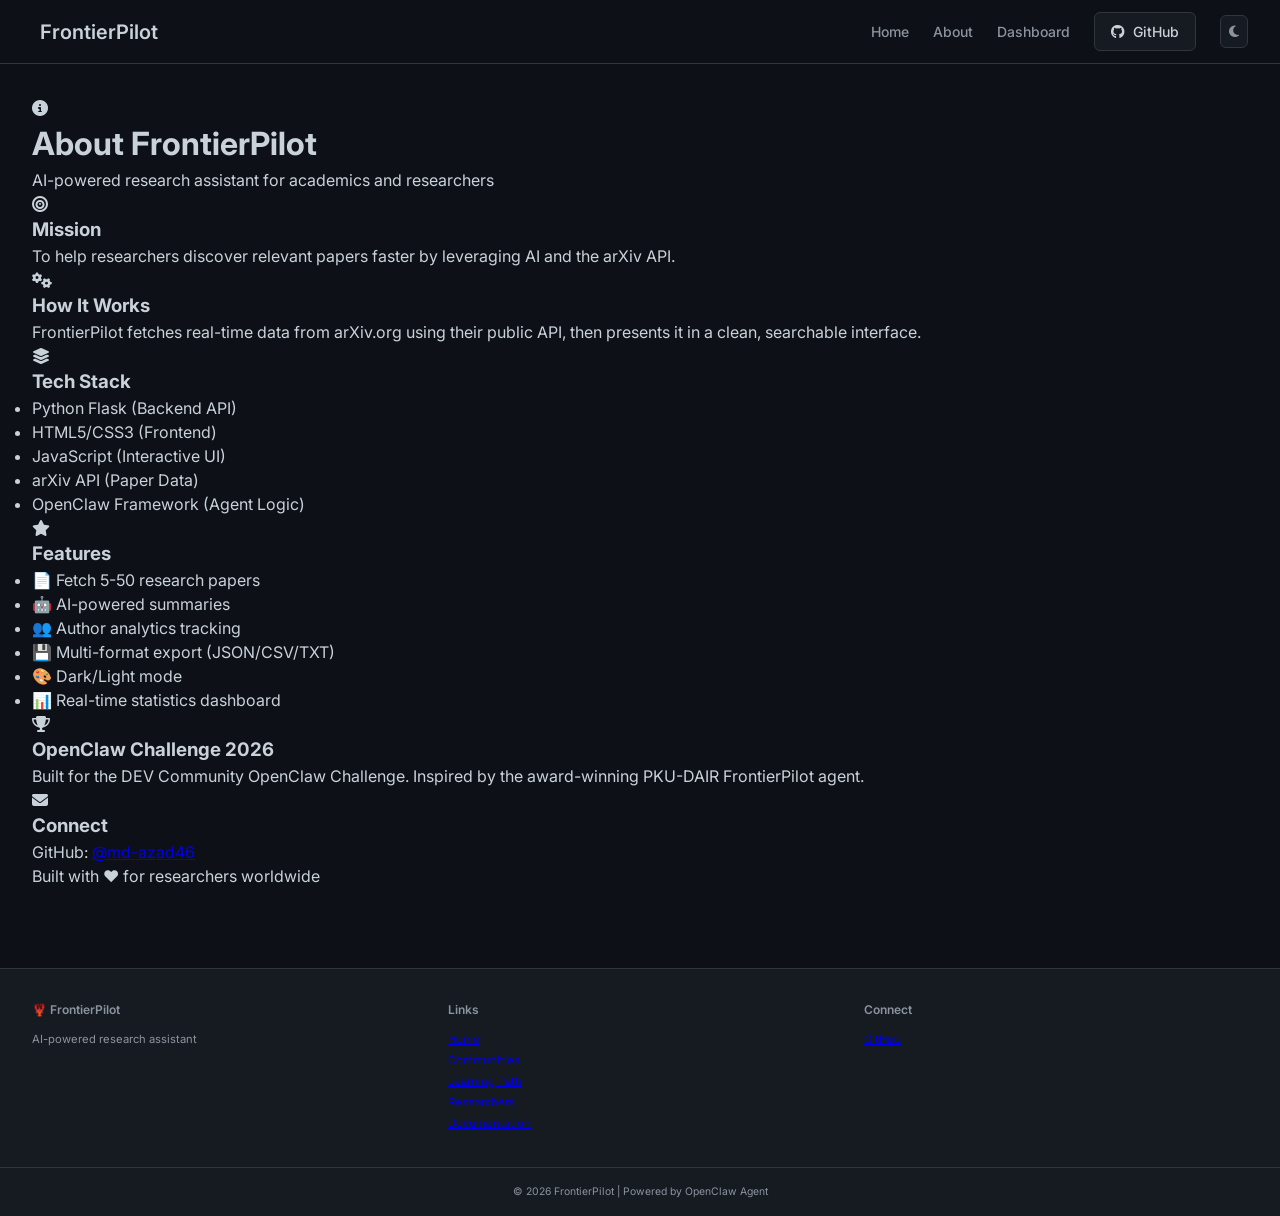
<file: about.html>
<!DOCTYPE html>
<html lang="en">
<head>
    <meta charset="UTF-8">
    <meta name="viewport" content="width=device-width, initial-scale=1.0">
    <title>About - FrontierPilot</title>
    <link href="https://fonts.googleapis.com/css2?family=Inter:opsz,wght@14..32,300;400;500;600;700&display=swap" rel="stylesheet">
    <link rel="stylesheet" href="https://cdnjs.cloudflare.com/ajax/libs/font-awesome/6.5.1/css/all.min.css">
    <link rel="stylesheet" href="styles.css">
</head>
<body>
    <nav class="navbar">
        <div class="nav-container">
            <div class="logo">
                <i class="fas fa-lobster"></i>
                <span>FrontierPilot</span>
            </div>
            <div class="nav-links">
                <a href="index.html">Home</a>
                <a href="about.html" class="active">About</a>
                <a href="dashboard.html">Dashboard</a>
                <a href="https://github.com/md-azad46" target="_blank" class="github-link">
                    <i class="fab fa-github"></i> GitHub
                </a>
                <button id="themeToggle" class="theme-btn">
                    <i class="fas fa-moon"></i>
                </button>
            </div>
        </div>
    </nav>

    <div class="main-container">
        <div class="about-section">
            <div class="about-header">
                <i class="fas fa-info-circle"></i>
                <h1>About FrontierPilot</h1>
                <p>AI-powered research assistant for academics and researchers</p>
            </div>

            <div class="about-content">
                <div class="about-card">
                    <i class="fas fa-bullseye"></i>
                    <h3>Mission</h3>
                    <p>To help researchers discover relevant papers faster by leveraging AI and the arXiv API.</p>
                </div>

                <div class="about-card">
                    <i class="fas fa-cogs"></i>
                    <h3>How It Works</h3>
                    <p>FrontierPilot fetches real-time data from arXiv.org using their public API, then presents it in a clean, searchable interface.</p>
                </div>

                <div class="about-card">
                    <i class="fas fa-layer-group"></i>
                    <h3>Tech Stack</h3>
                    <ul>
                        <li>Python Flask (Backend API)</li>
                        <li>HTML5/CSS3 (Frontend)</li>
                        <li>JavaScript (Interactive UI)</li>
                        <li>arXiv API (Paper Data)</li>
                        <li>OpenClaw Framework (Agent Logic)</li>
                    </ul>
                </div>

                <div class="about-card">
                    <i class="fas fa-star"></i>
                    <h3>Features</h3>
                    <ul>
                        <li>📄 Fetch 5-50 research papers</li>
                        <li>🤖 AI-powered summaries</li>
                        <li>👥 Author analytics tracking</li>
                        <li>💾 Multi-format export (JSON/CSV/TXT)</li>
                        <li>🎨 Dark/Light mode</li>
                        <li>📊 Real-time statistics dashboard</li>
                    </ul>
                </div>

                <div class="about-card">
                    <i class="fas fa-trophy"></i>
                    <h3>OpenClaw Challenge 2026</h3>
                    <p>Built for the DEV Community OpenClaw Challenge. Inspired by the award-winning PKU-DAIR FrontierPilot agent.</p>
                </div>

                <div class="about-card">
                    <i class="fas fa-envelope"></i>
                    <h3>Connect</h3>
                    <p>GitHub: <a href="https://github.com/md-azad46" target="_blank">@md-azad46</a></p>
                    <p>Built with ❤️ for researchers worldwide</p>
                </div>
            </div>
        </div>
    </div>

    <footer class="footer">
    <div class="footer-content">
        <div class="footer-section">
            <h4>🦞 FrontierPilot</h4>
            <p>AI-powered research assistant</p>
        </div>
        <div class="footer-section">
            <h4>Links</h4>
            <ul>
                <li><a href="index.html">Home</a></li>
                <li><a href="communities.html">Communities</a></li>
                <li><a href="learning.html">Learning Path</a></li>
                <li><a href="researchers.html">Researchers</a></li>
                <li><a href="docs.html">Documentation</a></li>
            </ul>
        </div>
        <div class="footer-section">
            <h4>Connect</h4>
            <ul>
                <li><a href="https://github.com/md-azad46" target="_blank">GitHub</a></li>
            </ul>
        </div>
    </div>
    <div class="footer-bottom">
        <p>© 2026 FrontierPilot | Powered by OpenClaw Agent</p>
    </div>
</footer>

    <script src="script.js"></script>
</body>
</html>
</file>
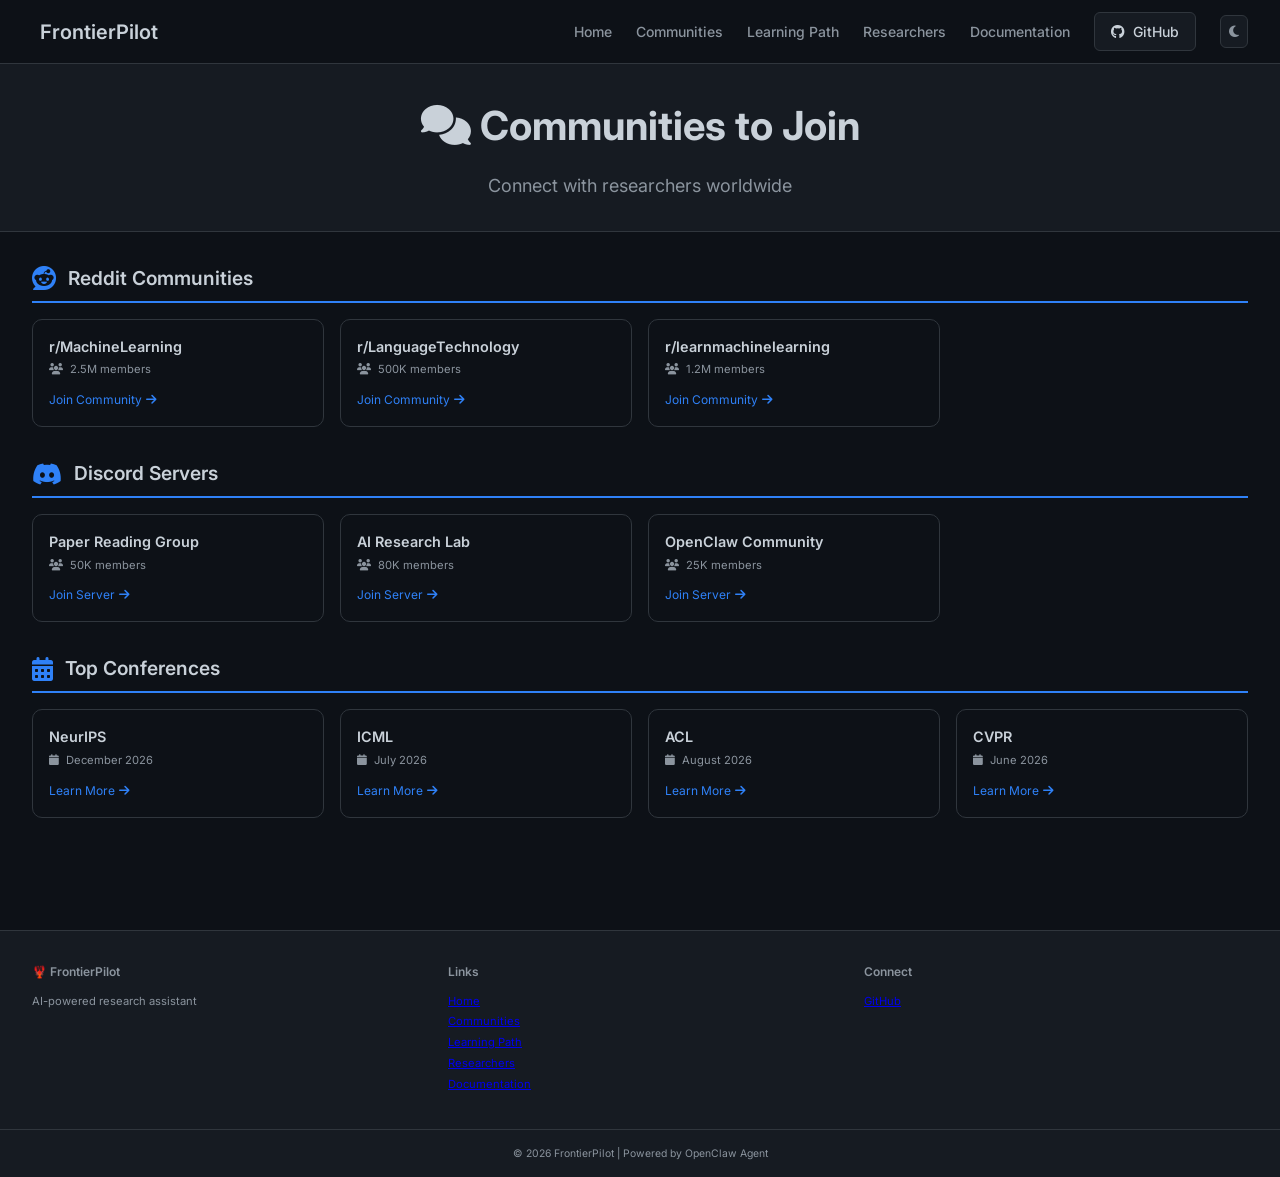
<file: communities.html>
<!DOCTYPE html>
<html lang="en">
<head>
    <meta charset="UTF-8">
    <meta name="viewport" content="width=device-width, initial-scale=1.0">
    <title>Communities | FrontierPilot</title>
    <link href="https://fonts.googleapis.com/css2?family=Inter:opsz,wght@14..32,300;400;500;600;700&display=swap" rel="stylesheet">
    <link rel="stylesheet" href="https://cdnjs.cloudflare.com/ajax/libs/font-awesome/6.5.1/css/all.min.css">
    <link rel="stylesheet" href="styles.css">
</head>
<body>
    <!-- Navigation -->
    <nav class="navbar">
        <div class="nav-container">
            <div class="logo">
                <i class="fas fa-lobster"></i>
                <span>FrontierPilot</span>
            </div>
            <div class="nav-links">
                <a href="index.html">Home</a>
                <a href="communities.html" class="active">Communities</a>
                <a href="learning.html">Learning Path</a>
                <a href="researchers.html">Researchers</a>
                <a href="docs.html">Documentation</a>
                <a href="https://github.com/md-azad46" target="_blank" class="github-link">
                    <i class="fab fa-github"></i> GitHub
                </a>
                <button id="themeToggle" class="theme-btn">
                    <i class="fas fa-moon"></i>
                </button>
            </div>
        </div>
    </nav>

    <!-- Hero -->
    <section class="hero small-hero">
        <div class="hero-content">
            <h1><i class="fas fa-comments"></i> Communities to Join</h1>
            <p>Connect with researchers worldwide</p>
        </div>
    </section>

    <div class="main-container">
        <!-- Reddit Section -->
        <div class="community-category">
            <div class="category-header">
                <i class="fab fa-reddit"></i>
                <h2>Reddit Communities</h2>
            </div>
            <div class="communities-grid">
                <div class="community-card">
                    <div class="community-name">r/MachineLearning</div>
                    <div class="community-meta"><i class="fas fa-users"></i> 2.5M members</div>
                    <a href="https://reddit.com/r/MachineLearning" class="community-link" target="_blank">Join Community <i class="fas fa-arrow-right"></i></a>
                </div>
                <div class="community-card">
                    <div class="community-name">r/LanguageTechnology</div>
                    <div class="community-meta"><i class="fas fa-users"></i> 500K members</div>
                    <a href="https://reddit.com/r/LanguageTechnology" class="community-link" target="_blank">Join Community <i class="fas fa-arrow-right"></i></a>
                </div>
                <div class="community-card">
                    <div class="community-name">r/learnmachinelearning</div>
                    <div class="community-meta"><i class="fas fa-users"></i> 1.2M members</div>
                    <a href="https://reddit.com/r/learnmachinelearning" class="community-link" target="_blank">Join Community <i class="fas fa-arrow-right"></i></a>
                </div>
            </div>
        </div>

        <!-- Discord Section -->
        <div class="community-category">
            <div class="category-header">
                <i class="fab fa-discord"></i>
                <h2>Discord Servers</h2>
            </div>
            <div class="communities-grid">
                <div class="community-card">
                    <div class="community-name">Paper Reading Group</div>
                    <div class="community-meta"><i class="fas fa-users"></i> 50K members</div>
                    <a href="https://discord.gg/paperreading" class="community-link" target="_blank">Join Server <i class="fas fa-arrow-right"></i></a>
                </div>
                <div class="community-card">
                    <div class="community-name">AI Research Lab</div>
                    <div class="community-meta"><i class="fas fa-users"></i> 80K members</div>
                    <a href="https://discord.gg/airesearch" class="community-link" target="_blank">Join Server <i class="fas fa-arrow-right"></i></a>
                </div>
                <div class="community-card">
                    <div class="community-name">OpenClaw Community</div>
                    <div class="community-meta"><i class="fas fa-users"></i> 25K members</div>
                    <a href="https://discord.gg/openclaw" class="community-link" target="_blank">Join Server <i class="fas fa-arrow-right"></i></a>
                </div>
            </div>
        </div>

        <!-- Conferences Section -->
        <div class="community-category">
            <div class="category-header">
                <i class="fas fa-calendar-alt"></i>
                <h2>Top Conferences</h2>
            </div>
            <div class="communities-grid">
                <div class="community-card">
                    <div class="community-name">NeurIPS</div>
                    <div class="community-meta"><i class="fas fa-calendar"></i> December 2026</div>
                    <a href="https://neurips.cc" class="community-link" target="_blank">Learn More <i class="fas fa-arrow-right"></i></a>
                </div>
                <div class="community-card">
                    <div class="community-name">ICML</div>
                    <div class="community-meta"><i class="fas fa-calendar"></i> July 2026</div>
                    <a href="https://icml.cc" class="community-link" target="_blank">Learn More <i class="fas fa-arrow-right"></i></a>
                </div>
                <div class="community-card">
                    <div class="community-name">ACL</div>
                    <div class="community-meta"><i class="fas fa-calendar"></i> August 2026</div>
                    <a href="https://aclweb.org" class="community-link" target="_blank">Learn More <i class="fas fa-arrow-right"></i></a>
                </div>
                <div class="community-card">
                    <div class="community-name">CVPR</div>
                    <div class="community-meta"><i class="fas fa-calendar"></i> June 2026</div>
                    <a href="https://cvpr.thecvf.com" class="community-link" target="_blank">Learn More <i class="fas fa-arrow-right"></i></a>
                </div>
            </div>
        </div>
    </div>

    <footer class="footer">
    <div class="footer-content">
        <div class="footer-section">
            <h4>🦞 FrontierPilot</h4>
            <p>AI-powered research assistant</p>
        </div>
        <div class="footer-section">
            <h4>Links</h4>
            <ul>
                <li><a href="index.html">Home</a></li>
                <li><a href="communities.html">Communities</a></li>
                <li><a href="learning.html">Learning Path</a></li>
                <li><a href="researchers.html">Researchers</a></li>
                <li><a href="docs.html">Documentation</a></li>
            </ul>
        </div>
        <div class="footer-section">
            <h4>Connect</h4>
            <ul>
                <li><a href="https://github.com/md-azad46" target="_blank">GitHub</a></li>
            </ul>
        </div>
    </div>
    <div class="footer-bottom">
        <p>© 2026 FrontierPilot | Powered by OpenClaw Agent</p>
    </div>
</footer>

    <script src="script.js"></script>
</body>
</html>
</file>
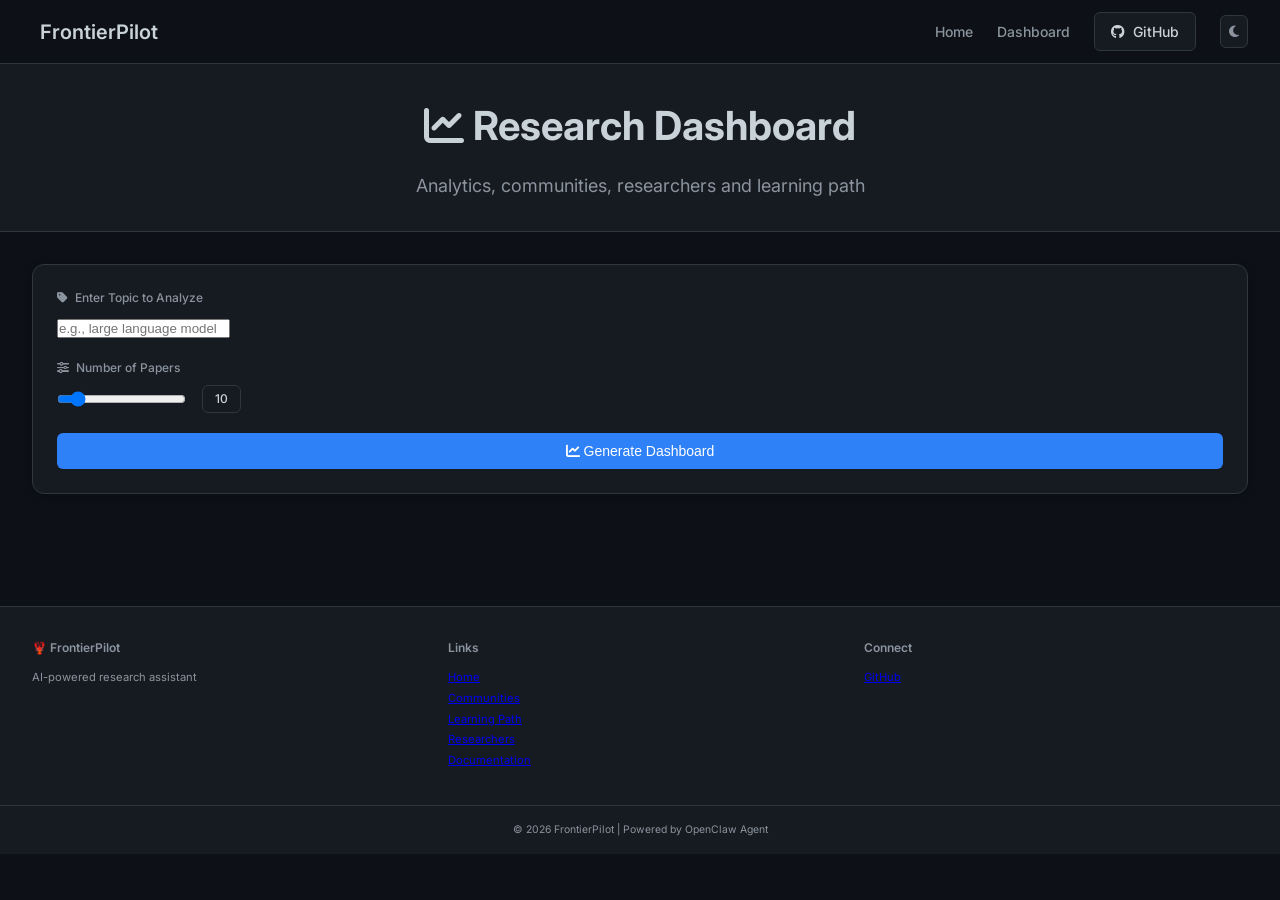
<file: dashboard.html>
<!DOCTYPE html>
<html lang="en">
<head>
    <meta charset="UTF-8">
    <meta name="viewport" content="width=device-width, initial-scale=1.0">
    <title>Dashboard | FrontierPilot</title>
    <link href="https://fonts.googleapis.com/css2?family=Inter:opsz,wght@14..32,300;400;500;600;700&display=swap" rel="stylesheet">
    <link rel="stylesheet" href="https://cdnjs.cloudflare.com/ajax/libs/font-awesome/6.5.1/css/all.min.css">
    <link rel="stylesheet" href="styles.css">
</head>
<body>
    <!-- Navigation -->
    <nav class="navbar">
        <div class="nav-container">
            <div class="logo">
                <i class="fas fa-lobster"></i>
                <span>FrontierPilot</span>
            </div>
            <div class="nav-links">
                <a href="index.html">Home</a>
                <a href="dashboard.html" class="active">Dashboard</a>
                <a href="https://github.com/md-azad46" target="_blank" class="github-link">
                    <i class="fab fa-github"></i> GitHub
                </a>
                <button id="themeToggle" class="theme-btn">
                    <i class="fas fa-moon"></i>
                </button>
            </div>
        </div>
    </nav>

    <!-- Hero -->
    <section class="hero small-hero">
        <div class="hero-content">
            <h1><i class="fas fa-chart-line"></i> Research Dashboard</h1>
            <p>Analytics, communities, researchers and learning path</p>
        </div>
    </section>

    <div class="main-container">
        <!-- Search for Dashboard -->
        <div class="search-card dashboard-search">
            <div class="input-group">
                <label><i class="fas fa-tag"></i> Enter Topic to Analyze</label>
                <input type="text" id="dashboardTopic" placeholder="e.g., large language model">
            </div>
            <div class="input-group">
                <label><i class="fas fa-sliders-h"></i> Number of Papers</label>
                <div class="range-control">
                    <input type="range" id="dashboardMaxResults" min="5" max="50" value="10" step="5">
                    <span id="dashboardResultsCount" class="range-value">10</span>
                </div>
            </div>
            <button id="dashboardSearchBtn" class="search-btn">
                <i class="fas fa-chart-line"></i> Generate Dashboard
            </button>
        </div>

        <!-- Loading -->
        <div id="dashboardLoading" class="loading-state hidden">
            <div class="loading-spinner"><i class="fas fa-spinner fa-spin"></i></div>
            <h3>Analyzing research trends...</h3>
        </div>

        <!-- Error -->
        <div id="dashboardError" class="error-section hidden"></div>

        <!-- Top Researchers Section -->
        <div id="researchersSection" class="info-section hidden">
            <div class="info-header">
                <i class="fas fa-users"></i>
                <h3>🏆 Top Researchers in this Field</h3>
            </div>
            <div id="researchersList" class="researchers-grid"></div>
        </div>

        <!-- Communities Section -->
        <div id="communitiesSection" class="info-section hidden">
            <div class="info-header">
                <i class="fas fa-comments"></i>
                <h3>🌐 Communities to Join</h3>
            </div>
            <div id="communitiesList" class="communities-grid"></div>
        </div>

        <!-- Learning Path Section -->
        <div id="learningSection" class="info-section hidden">
            <div class="info-header">
                <i class="fas fa-road"></i>
                <h3>📚 Learning Path</h3>
            </div>
            <div id="learningList" class="learning-path"></div>
        </div>

        <!-- Stats Summary -->
        <div id="statsSection" class="info-section hidden">
            <div class="info-header">
                <i class="fas fa-chart-bar"></i>
                <h3>📊 Research Summary</h3>
            </div>
            <div class="stats-summary" id="statsSummary"></div>
        </div>
    </div>

    <!-- Footer -->
    <footer class="footer">
    <div class="footer-content">
        <div class="footer-section">
            <h4>🦞 FrontierPilot</h4>
            <p>AI-powered research assistant</p>
        </div>
        <div class="footer-section">
            <h4>Links</h4>
            <ul>
                <li><a href="index.html">Home</a></li>
                <li><a href="communities.html">Communities</a></li>
                <li><a href="learning.html">Learning Path</a></li>
                <li><a href="researchers.html">Researchers</a></li>
                <li><a href="docs.html">Documentation</a></li>
            </ul>
        </div>
        <div class="footer-section">
            <h4>Connect</h4>
            <ul>
                <li><a href="https://github.com/md-azad46" target="_blank">GitHub</a></li>
            </ul>
        </div>
    </div>
    <div class="footer-bottom">
        <p>© 2026 FrontierPilot | Powered by OpenClaw Agent</p>
    </div>
</footer>

    <script src="dashboard.js"></script>
    <script src="script.js"></script>
</body>
</html>
</file>
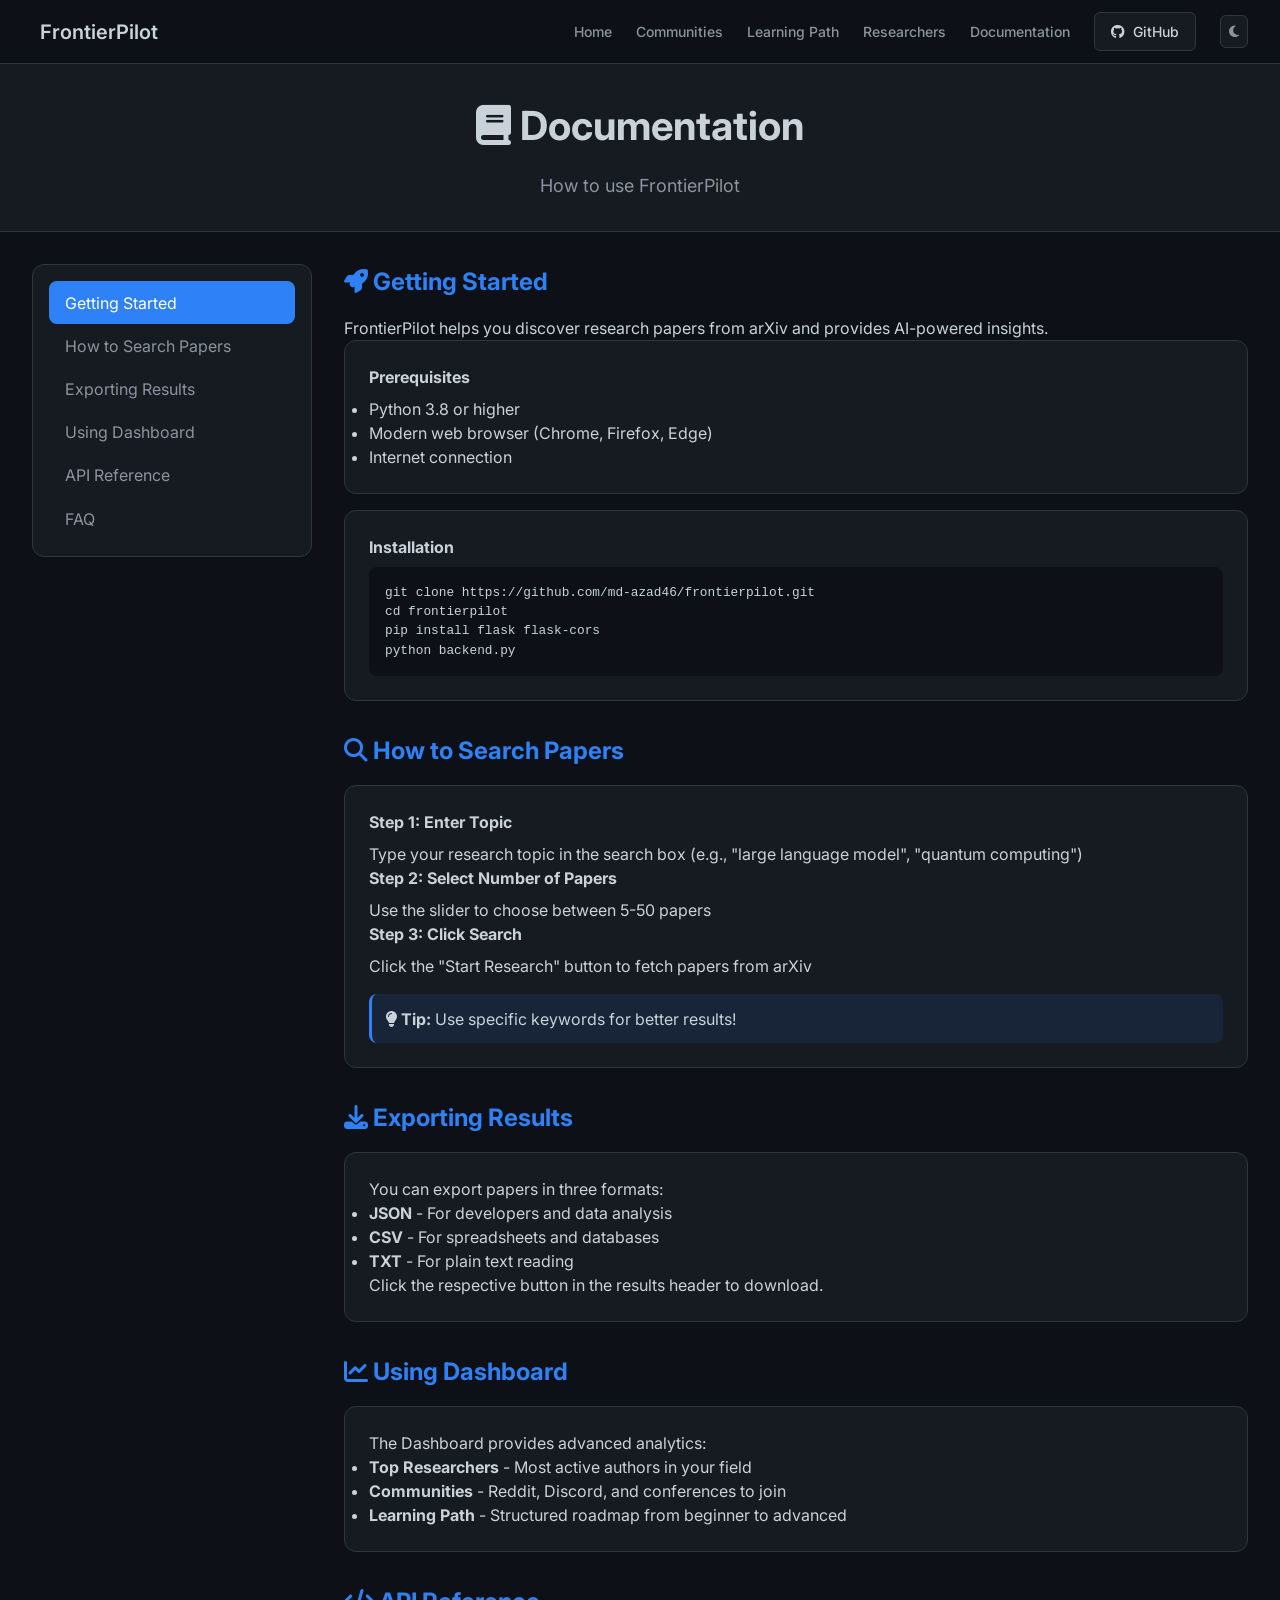
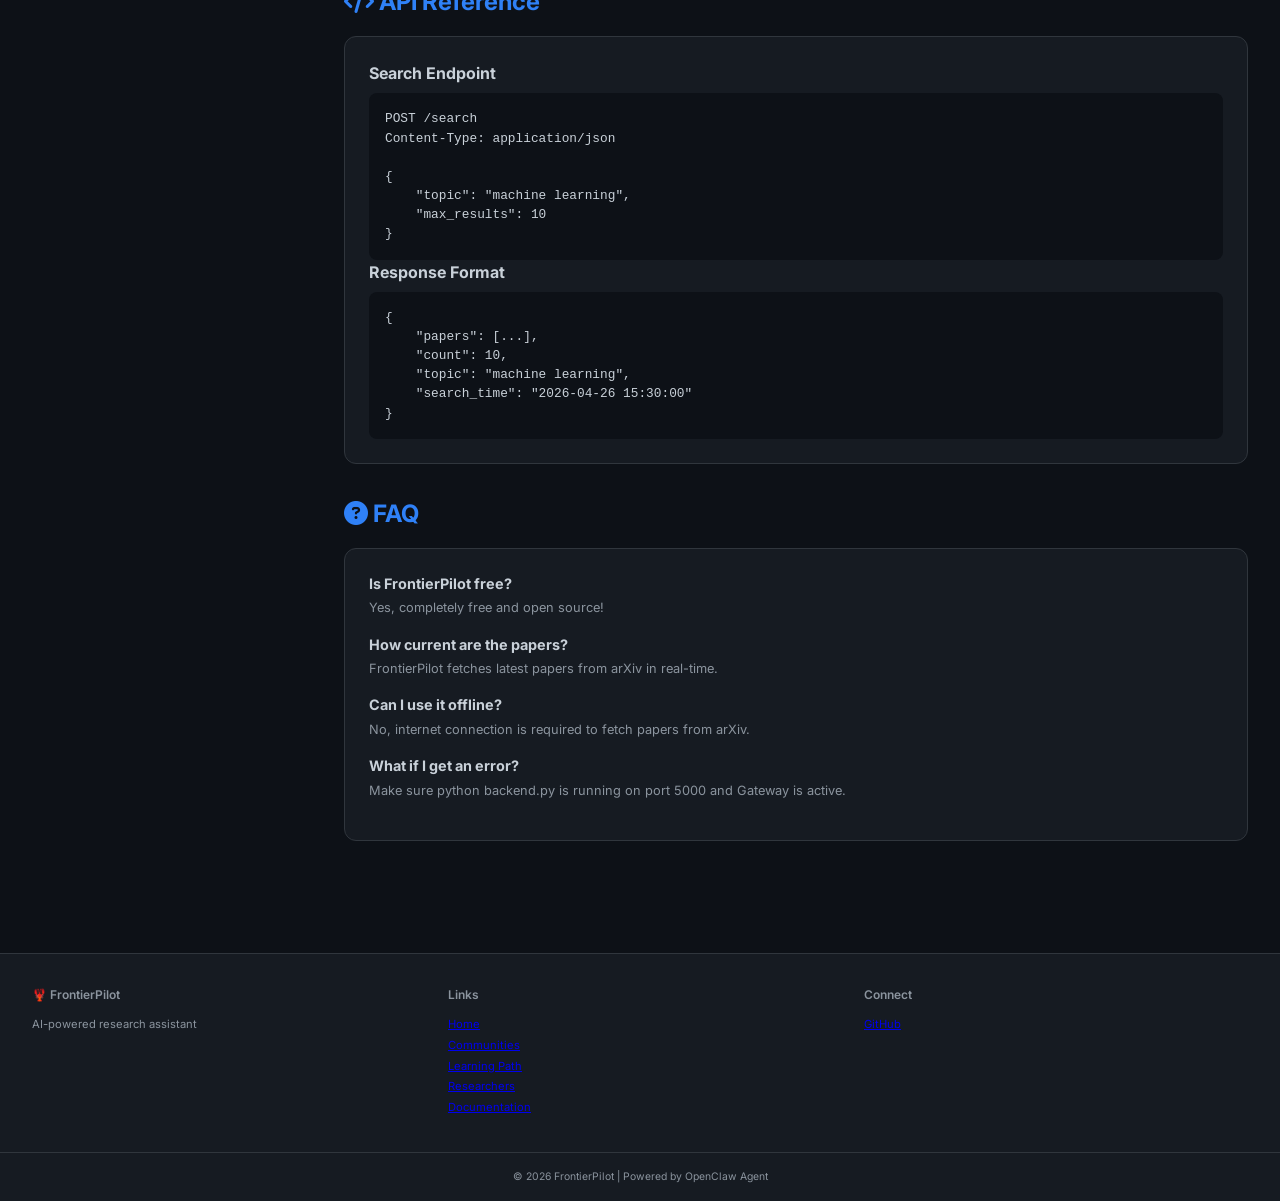
<file: docs.html>
<!DOCTYPE html>
<html lang="en">
<head>
    <meta charset="UTF-8">
    <meta name="viewport" content="width=device-width, initial-scale=1.0">
    <title>Documentation | FrontierPilot</title>
    <link href="https://fonts.googleapis.com/css2?family=Inter:opsz,wght@14..32,300;400;500;600;700&display=swap" rel="stylesheet">
    <link rel="stylesheet" href="https://cdnjs.cloudflare.com/ajax/libs/font-awesome/6.5.1/css/all.min.css">
    <link rel="stylesheet" href="styles.css">
</head>
<body>
    <!-- Navigation -->
    <nav class="navbar">
        <div class="nav-container">
            <div class="logo">
                <i class="fas fa-lobster"></i>
                <span>FrontierPilot</span>
            </div>
            <div class="nav-links">
                <a href="index.html">Home</a>
                <a href="communities.html">Communities</a>
                <a href="learning.html">Learning Path</a>
                <a href="researchers.html">Researchers</a>
                <a href="docs.html" class="active">Documentation</a>
                <a href="https://github.com/md-azad46" target="_blank" class="github-link">
                    <i class="fab fa-github"></i> GitHub
                </a>
                <button id="themeToggle" class="theme-btn">
                    <i class="fas fa-moon"></i>
                </button>
            </div>
        </div>
    </nav>

    <!-- Hero -->
    <section class="hero small-hero">
        <div class="hero-content">
            <h1><i class="fas fa-book"></i> Documentation</h1>
            <p>How to use FrontierPilot</p>
        </div>
    </section>

    <div class="main-container">
        <div class="docs-container">
            <div class="docs-sidebar">
                <div class="docs-menu">
                    <a href="#getting-started" class="docs-menu-item active">Getting Started</a>
                    <a href="#search" class="docs-menu-item">How to Search Papers</a>
                    <a href="#export" class="docs-menu-item">Exporting Results</a>
                    <a href="#dashboard" class="docs-menu-item">Using Dashboard</a>
                    <a href="#api" class="docs-menu-item">API Reference</a>
                    <a href="#faq" class="docs-menu-item">FAQ</a>
                </div>
            </div>
            
            <div class="docs-content">
                <section id="getting-started" class="docs-section">
                    <h2><i class="fas fa-rocket"></i> Getting Started</h2>
                    <p>FrontierPilot helps you discover research papers from arXiv and provides AI-powered insights.</p>
                    
                    <div class="docs-card">
                        <h3>Prerequisites</h3>
                        <ul>
                            <li>Python 3.8 or higher</li>
                            <li>Modern web browser (Chrome, Firefox, Edge)</li>
                            <li>Internet connection</li>
                        </ul>
                    </div>

                    <div class="docs-card">
                        <h3>Installation</h3>
                        <pre><code>git clone https://github.com/md-azad46/frontierpilot.git
cd frontierpilot
pip install flask flask-cors
python backend.py</code></pre>
                    </div>
                </section>

                <section id="search" class="docs-section">
                    <h2><i class="fas fa-search"></i> How to Search Papers</h2>
                    <div class="docs-card">
                        <h3>Step 1: Enter Topic</h3>
                        <p>Type your research topic in the search box (e.g., "large language model", "quantum computing")</p>
                        
                        <h3>Step 2: Select Number of Papers</h3>
                        <p>Use the slider to choose between 5-50 papers</p>
                        
                        <h3>Step 3: Click Search</h3>
                        <p>Click the "Start Research" button to fetch papers from arXiv</p>
                        
                        <div class="tip-box">
                            <i class="fas fa-lightbulb"></i>
                            <strong>Tip:</strong> Use specific keywords for better results!
                        </div>
                    </div>
                </section>

                <section id="export" class="docs-section">
                    <h2><i class="fas fa-download"></i> Exporting Results</h2>
                    <div class="docs-card">
                        <p>You can export papers in three formats:</p>
                        <ul>
                            <li><strong>JSON</strong> - For developers and data analysis</li>
                            <li><strong>CSV</strong> - For spreadsheets and databases</li>
                            <li><strong>TXT</strong> - For plain text reading</li>
                        </ul>
                        <p>Click the respective button in the results header to download.</p>
                    </div>
                </section>

                <section id="dashboard" class="docs-section">
                    <h2><i class="fas fa-chart-line"></i> Using Dashboard</h2>
                    <div class="docs-card">
                        <p>The Dashboard provides advanced analytics:</p>
                        <ul>
                            <li><strong>Top Researchers</strong> - Most active authors in your field</li>
                            <li><strong>Communities</strong> - Reddit, Discord, and conferences to join</li>
                            <li><strong>Learning Path</strong> - Structured roadmap from beginner to advanced</li>
                        </ul>
                    </div>
                </section>

                <section id="api" class="docs-section">
                    <h2><i class="fas fa-code"></i> API Reference</h2>
                    <div class="docs-card">
                        <h3>Search Endpoint</h3>
                        <pre><code>POST /search
Content-Type: application/json

{
    "topic": "machine learning",
    "max_results": 10
}</code></pre>
                        
                        <h3>Response Format</h3>
                        <pre><code>{
    "papers": [...],
    "count": 10,
    "topic": "machine learning",
    "search_time": "2026-04-26 15:30:00"
}</code></pre>
                    </div>
                </section>

                <section id="faq" class="docs-section">
                    <h2><i class="fas fa-question-circle"></i> FAQ</h2>
                    <div class="docs-card">
                        <div class="faq-item">
                            <h3>Is FrontierPilot free?</h3>
                            <p>Yes, completely free and open source!</p>
                        </div>
                        <div class="faq-item">
                            <h3>How current are the papers?</h3>
                            <p>FrontierPilot fetches latest papers from arXiv in real-time.</p>
                        </div>
                        <div class="faq-item">
                            <h3>Can I use it offline?</h3>
                            <p>No, internet connection is required to fetch papers from arXiv.</p>
                        </div>
                        <div class="faq-item">
                            <h3>What if I get an error?</h3>
                            <p>Make sure python backend.py is running on port 5000 and Gateway is active.</p>
                        </div>
                    </div>
                </section>
            </div>
        </div>
    </div>

   <footer class="footer">
    <div class="footer-content">
        <div class="footer-section">
            <h4>🦞 FrontierPilot</h4>
            <p>AI-powered research assistant</p>
        </div>
        <div class="footer-section">
            <h4>Links</h4>
            <ul>
                <li><a href="index.html">Home</a></li>
                <li><a href="communities.html">Communities</a></li>
                <li><a href="learning.html">Learning Path</a></li>
                <li><a href="researchers.html">Researchers</a></li>
                <li><a href="docs.html">Documentation</a></li>
            </ul>
        </div>
        <div class="footer-section">
            <h4>Connect</h4>
            <ul>
                <li><a href="https://github.com/md-azad46" target="_blank">GitHub</a></li>
            </ul>
        </div>
    </div>
    <div class="footer-bottom">
        <p>© 2026 FrontierPilot | Powered by OpenClaw Agent</p>
    </div>
</footer>

    <script src="script.js"></script>
</body>
</html>
</file>
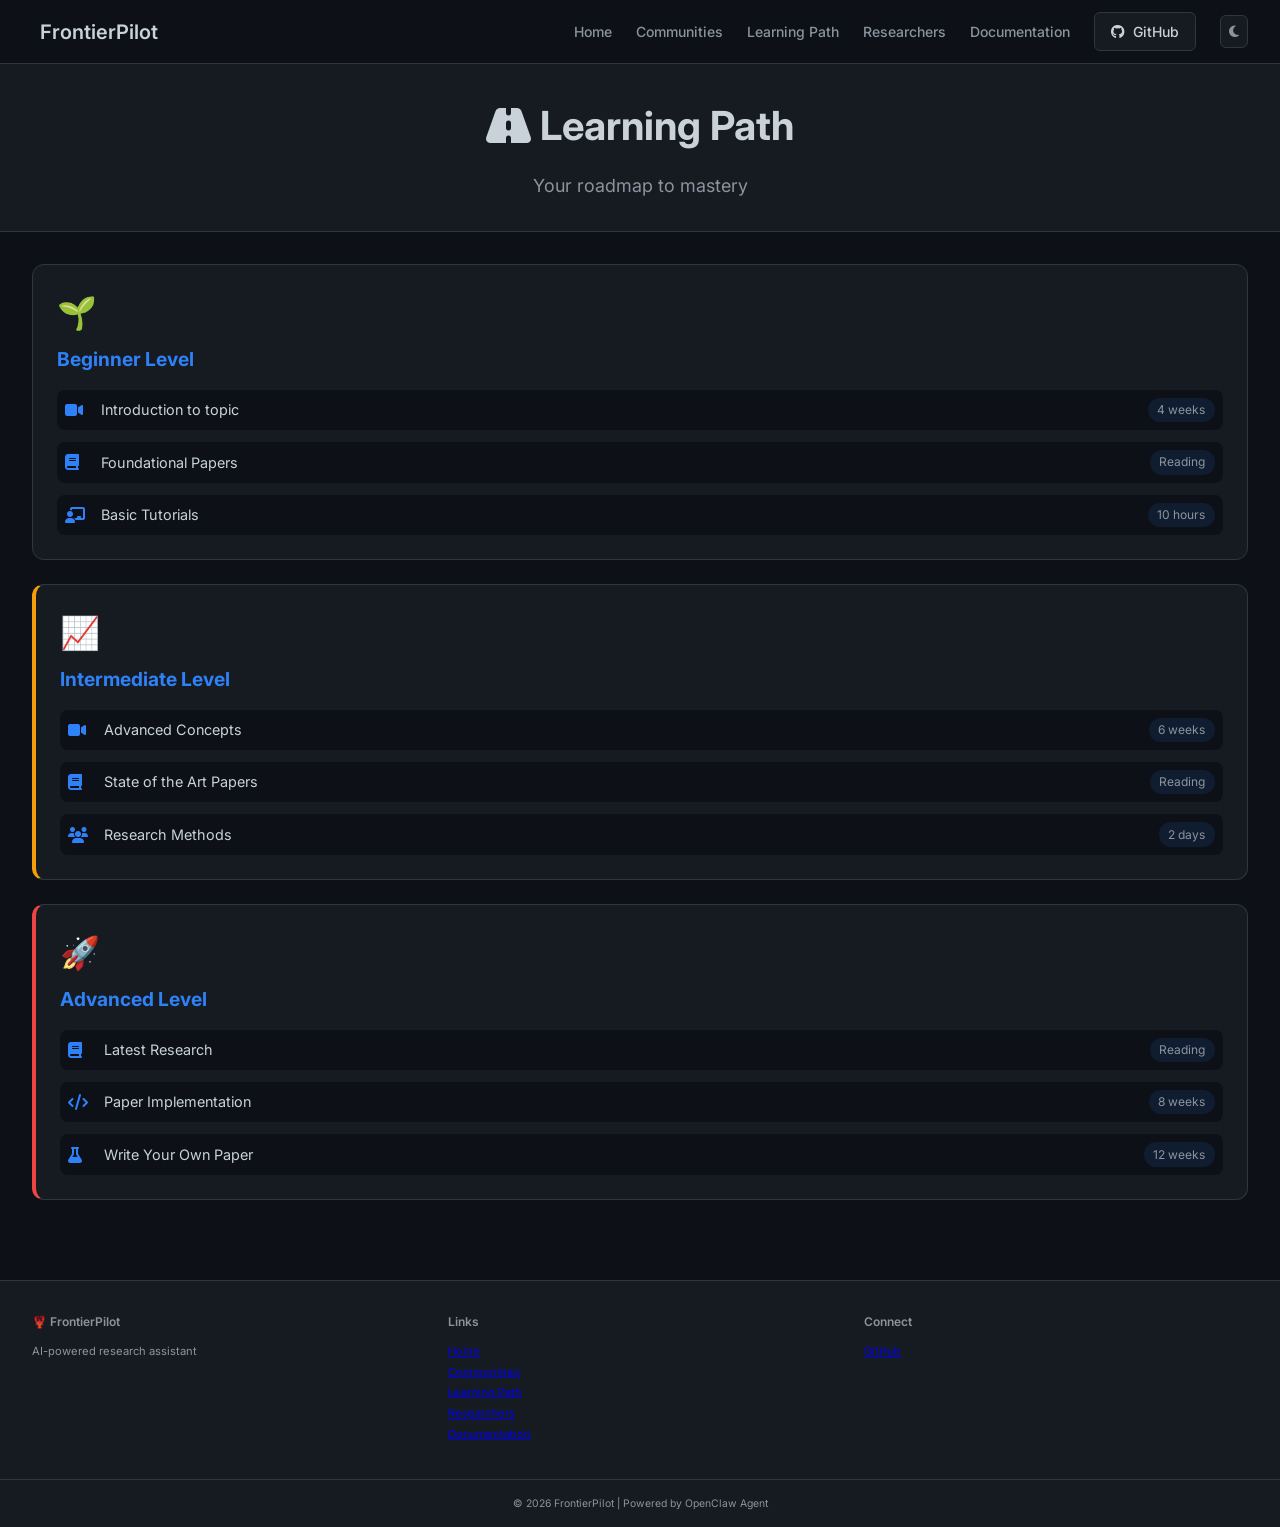
<file: learning.html>
<!DOCTYPE html>
<html lang="en">
<head>
    <meta charset="UTF-8">
    <meta name="viewport" content="width=device-width, initial-scale=1.0">
    <title>Learning Path | FrontierPilot</title>
    <link href="https://fonts.googleapis.com/css2?family=Inter:opsz,wght@14..32,300;400;500;600;700&display=swap" rel="stylesheet">
    <link rel="stylesheet" href="https://cdnjs.cloudflare.com/ajax/libs/font-awesome/6.5.1/css/all.min.css">
    <link rel="stylesheet" href="styles.css">
</head>
<body>
    <!-- Navigation -->
    <nav class="navbar">
        <div class="nav-container">
            <div class="logo">
                <i class="fas fa-lobster"></i>
                <span>FrontierPilot</span>
            </div>
            <div class="nav-links">
                <a href="index.html">Home</a>
                <a href="communities.html">Communities</a>
                <a href="learning.html" class="active">Learning Path</a>
                <a href="researchers.html">Researchers</a>
                <a href="docs.html">Documentation</a>
                <a href="https://github.com/md-azad46" target="_blank" class="github-link">
                    <i class="fab fa-github"></i> GitHub
                </a>
                <button id="themeToggle" class="theme-btn">
                    <i class="fas fa-moon"></i>
                </button>
            </div>
        </div>
    </nav>

    <!-- Hero -->
    <section class="hero small-hero">
        <div class="hero-content">
            <h1><i class="fas fa-road"></i> Learning Path</h1>
            <p>Your roadmap to mastery</p>
        </div>
    </section>

    <div class="main-container">
        <div class="learning-container">
            <!-- Beginner Level -->
            <div class="learning-level-card">
                <div class="level-icon">🌱</div>
                <h2 class="level-title-card">Beginner Level</h2>
                <div class="learning-items">
                    <div class="learning-item">
                        <i class="fas fa-video"></i>
                        <span>Introduction to topic</span>
                        <span class="duration">4 weeks</span>
                    </div>
                    <div class="learning-item">
                        <i class="fas fa-book"></i>
                        <span>Foundational Papers</span>
                        <span class="duration">Reading</span>
                    </div>
                    <div class="learning-item">
                        <i class="fas fa-chalkboard-teacher"></i>
                        <span>Basic Tutorials</span>
                        <span class="duration">10 hours</span>
                    </div>
                </div>
            </div>

            <!-- Intermediate Level -->
            <div class="learning-level-card intermediate">
                <div class="level-icon">📈</div>
                <h2 class="level-title-card">Intermediate Level</h2>
                <div class="learning-items">
                    <div class="learning-item">
                        <i class="fas fa-video"></i>
                        <span>Advanced Concepts</span>
                        <span class="duration">6 weeks</span>
                    </div>
                    <div class="learning-item">
                        <i class="fas fa-book"></i>
                        <span>State of the Art Papers</span>
                        <span class="duration">Reading</span>
                    </div>
                    <div class="learning-item">
                        <i class="fas fa-users"></i>
                        <span>Research Methods</span>
                        <span class="duration">2 days</span>
                    </div>
                </div>
            </div>

            <!-- Advanced Level -->
            <div class="learning-level-card advanced">
                <div class="level-icon">🚀</div>
                <h2 class="level-title-card">Advanced Level</h2>
                <div class="learning-items">
                    <div class="learning-item">
                        <i class="fas fa-book"></i>
                        <span>Latest Research</span>
                        <span class="duration">Reading</span>
                    </div>
                    <div class="learning-item">
                        <i class="fas fa-code"></i>
                        <span>Paper Implementation</span>
                        <span class="duration">8 weeks</span>
                    </div>
                    <div class="learning-item">
                        <i class="fas fa-flask"></i>
                        <span>Write Your Own Paper</span>
                        <span class="duration">12 weeks</span>
                    </div>
                </div>
            </div>
        </div>
    </div>

    <footer class="footer">
    <div class="footer-content">
        <div class="footer-section">
            <h4>🦞 FrontierPilot</h4>
            <p>AI-powered research assistant</p>
        </div>
        <div class="footer-section">
            <h4>Links</h4>
            <ul>
                <li><a href="index.html">Home</a></li>
                <li><a href="communities.html">Communities</a></li>
                <li><a href="learning.html">Learning Path</a></li>
                <li><a href="researchers.html">Researchers</a></li>
                <li><a href="docs.html">Documentation</a></li>
            </ul>
        </div>
        <div class="footer-section">
            <h4>Connect</h4>
            <ul>
                <li><a href="https://github.com/md-azad46" target="_blank">GitHub</a></li>
            </ul>
        </div>
    </div>
    <div class="footer-bottom">
        <p>© 2026 FrontierPilot | Powered by OpenClaw Agent</p>
    </div>
</footer>

    <script src="script.js"></script>
</body>
</html>
</file>
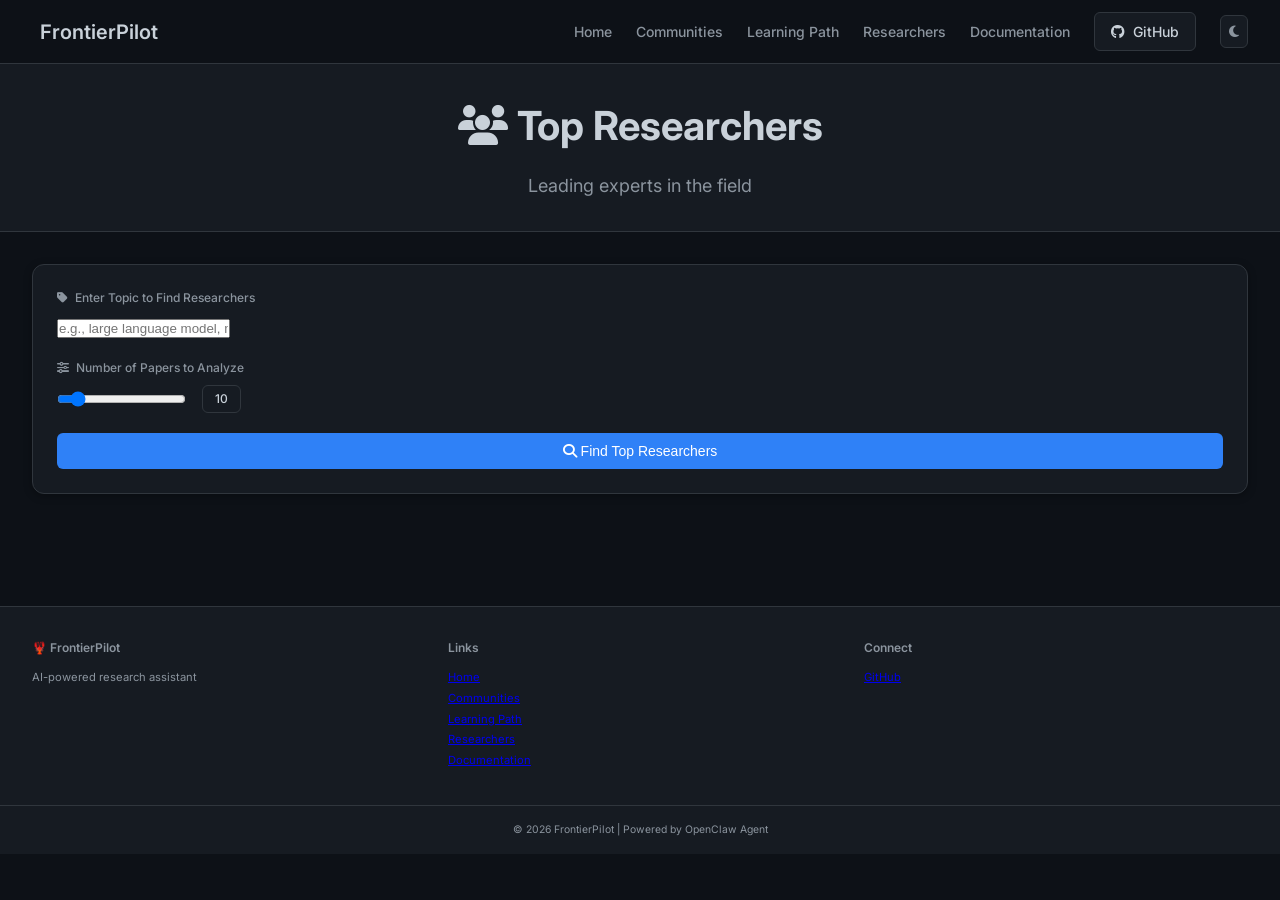
<file: researchers.html>
<!DOCTYPE html>
<html lang="en">
<head>
    <meta charset="UTF-8">
    <meta name="viewport" content="width=device-width, initial-scale=1.0">
    <title>Top Researchers | FrontierPilot</title>
    <link href="https://fonts.googleapis.com/css2?family=Inter:opsz,wght@14..32,300;400;500;600;700&display=swap" rel="stylesheet">
    <link rel="stylesheet" href="https://cdnjs.cloudflare.com/ajax/libs/font-awesome/6.5.1/css/all.min.css">
    <link rel="stylesheet" href="styles.css">
</head>
<body>
    <!-- Navigation -->
    <nav class="navbar">
        <div class="nav-container">
            <div class="logo">
                <i class="fas fa-lobster"></i>
                <span>FrontierPilot</span>
            </div>
            <div class="nav-links">
                <a href="index.html">Home</a>
                <a href="communities.html">Communities</a>
                <a href="learning.html">Learning Path</a>
                <a href="researchers.html" class="active">Researchers</a>
                <a href="docs.html">Documentation</a>
                <a href="https://github.com/md-azad46" target="_blank" class="github-link">
                    <i class="fab fa-github"></i> GitHub
                </a>
                <button id="themeToggle" class="theme-btn">
                    <i class="fas fa-moon"></i>
                </button>
            </div>
        </div>
    </nav>

    <!-- Hero -->
    <section class="hero small-hero">
        <div class="hero-content">
            <h1><i class="fas fa-users"></i> Top Researchers</h1>
            <p>Leading experts in the field</p>
        </div>
    </section>

    <div class="main-container">
        <!-- Search for Researchers -->
        <div class="search-card researchers-search">
            <div class="input-group">
                <label><i class="fas fa-tag"></i> Enter Topic to Find Researchers</label>
                <input type="text" id="researcherTopic" placeholder="e.g., large language model, machine learning">
            </div>
            <div class="input-group">
                <label><i class="fas fa-sliders-h"></i> Number of Papers to Analyze</label>
                <div class="range-control">
                    <input type="range" id="researcherMaxResults" min="5" max="50" value="10" step="5">
                    <span id="researcherResultsCount" class="range-value">10</span>
                </div>
            </div>
            <button id="searchResearchersBtn" class="search-btn">
                <i class="fas fa-search"></i> Find Top Researchers
            </button>
        </div>

        <!-- Loading -->
        <div id="researcherLoading" class="loading-state hidden">
            <div class="loading-spinner"><i class="fas fa-spinner fa-spin"></i></div>
            <h3>Analyzing researcher impact...</h3>
        </div>

        <!-- Error -->
        <div id="researcherError" class="error-section hidden"></div>

        <!-- Results -->
        <div id="researchersResults" class="info-section hidden">
            <div class="info-header">
                <i class="fas fa-trophy"></i>
                <h3>🏆 Top Researchers in this Field</h3>
            </div>
            <div id="researchersList" class="researchers-grid-large"></div>
        </div>

        <!-- Stats -->
        <div id="researcherStats" class="info-section hidden">
            <div class="info-header">
                <i class="fas fa-chart-bar"></i>
                <h3>📊 Research Statistics</h3>
            </div>
            <div class="researcher-stats-grid" id="researcherStatsGrid"></div>
        </div>
    </div>

    <footer class="footer">
    <div class="footer-content">
        <div class="footer-section">
            <h4>🦞 FrontierPilot</h4>
            <p>AI-powered research assistant</p>
        </div>
        <div class="footer-section">
            <h4>Links</h4>
            <ul>
                <li><a href="index.html">Home</a></li>
                <li><a href="communities.html">Communities</a></li>
                <li><a href="learning.html">Learning Path</a></li>
                <li><a href="researchers.html">Researchers</a></li>
                <li><a href="docs.html">Documentation</a></li>
            </ul>
        </div>
        <div class="footer-section">
            <h4>Connect</h4>
            <ul>
                <li><a href="https://github.com/md-azad46" target="_blank">GitHub</a></li>
            </ul>
        </div>
    </div>
    <div class="footer-bottom">
        <p>© 2026 FrontierPilot | Powered by OpenClaw Agent</p>
    </div>
</footer>

    <script src="researchers.js"></script>
    <script src="script.js"></script>
</body>
</html>
</file>
<file: styles.css>
/* ========================================
   FrontierPilot - Professional Theme
   Colors: GitHub Dark + Light Mode
   ======================================== */

/* CSS Variables - Dark Mode (Default) */
:root {
    /* Dark Mode Colors */
    --bg-primary: #0d1117;
    --bg-secondary: #161b22;
    --bg-card: #161b22;
    --bg-hover: #1f242e;
    --text-primary: #c9d1d9;
    --text-secondary: #8b949e;
    --border: #30363d;
    --accent: #2f81f7;
    --accent-hover: #1f6feb;
    --success: #2ea043;
    --warning: #d29922;
    --error: #f85149;
    --card-shadow: 0 2px 8px rgba(0,0,0,0.3);
}

/* Light Mode Colors */
body.light-mode {
    --bg-primary: #ffffff;
    --bg-secondary: #f6f8fa;
    --bg-card: #ffffff;
    --bg-hover: #f3f4f6;
    --text-primary: #1f2328;
    --text-secondary: #656d76;
    --border: #d0d7de;
    --accent: #0969da;
    --accent-hover: #0969da;
    --card-shadow: 0 2px 8px rgba(0,0,0,0.1);
}

/* Base Styles */
* {
    margin: 0;
    padding: 0;
    box-sizing: border-box;
}

body {
    font-family: -apple-system, BlinkMacSystemFont, 'Segoe UI', 'Inter', sans-serif;
    background: var(--bg-primary);
    color: var(--text-primary);
    line-height: 1.5;
    transition: background 0.3s, color 0.3s;
}

/* Scrollbar */
::-webkit-scrollbar {
    width: 8px;
    height: 8px;
}

::-webkit-scrollbar-track {
    background: var(--bg-secondary);
}

::-webkit-scrollbar-thumb {
    background: var(--border);
    border-radius: 4px;
}

::-webkit-scrollbar-thumb:hover {
    background: var(--text-secondary);
}

/* Navigation */
.navbar {
    position: sticky;
    top: 0;
    background: var(--bg-primary);
    border-bottom: 1px solid var(--border);
    z-index: 1000;
    backdrop-filter: blur(8px);
}

.nav-container {
    max-width: 1280px;
    margin: 0 auto;
    padding: 0.75rem 2rem;
    display: flex;
    justify-content: space-between;
    align-items: center;
}

.logo {
    display: flex;
    align-items: center;
    gap: 0.5rem;
    font-size: 1.25rem;
    font-weight: 600;
    color: var(--text-primary);
}

.logo i {
    color: var(--accent);
    font-size: 1.5rem;
}

.nav-links {
    display: flex;
    gap: 1.5rem;
    align-items: center;
}

.nav-links a {
    color: var(--text-secondary);
    text-decoration: none;
    font-size: 0.875rem;
    font-weight: 500;
    transition: color 0.2s;
}

.nav-links a:hover {
    color: var(--text-primary);
}

.github-link {
    display: flex;
    align-items: center;
    gap: 0.5rem;
    padding: 0.5rem 1rem;
    background: var(--bg-secondary);
    border: 1px solid var(--border);
    border-radius: 6px;
    color: var(--text-primary) !important;
}

.github-link:hover {
    background: var(--bg-hover);
}

.theme-btn {
    background: var(--bg-secondary);
    border: 1px solid var(--border);
    border-radius: 6px;
    padding: 0.5rem;
    cursor: pointer;
    color: var(--text-secondary);
    transition: all 0.2s;
}

.theme-btn:hover {
    color: var(--text-primary);
    border-color: var(--accent);
}

/* Hero Section */
.hero {
    text-align: center;
    padding: 4rem 2rem;
    background: var(--bg-secondary);
    border-bottom: 1px solid var(--border);
}

.hero h1 {
    font-size: 2.5rem;
    font-weight: 700;
    margin-bottom: 1rem;
    color: var(--text-primary);
}

.hero p {
    font-size: 1.125rem;
    color: var(--text-secondary);
    max-width: 600px;
    margin: 0 auto;
}

.hero-badges {
    display: flex;
    gap: 0.75rem;
    justify-content: center;
    margin-top: 1.5rem;
    flex-wrap: wrap;
}

.badge {
    padding: 0.25rem 0.75rem;
    background: var(--bg-primary);
    border: 1px solid var(--border);
    border-radius: 20px;
    font-size: 0.75rem;
    color: var(--text-secondary);
}

.badge i {
    color: var(--success);
    margin-right: 0.25rem;
}

/* Main Container */
.main-container {
    max-width: 1280px;
    margin: 0 auto;
    padding: 2rem;
}

/* Search Card */
.search-card {
    background: var(--bg-card);
    border: 1px solid var(--border);
    border-radius: 12px;
    padding: 1.5rem;
    margin-bottom: 2rem;
    box-shadow: var(--card-shadow);
}

.card-header {
    display: flex;
    align-items: center;
    gap: 0.5rem;
    margin-bottom: 1.25rem;
}

.card-header i {
    font-size: 1.25rem;
    color: var(--accent);
}

.card-header h3 {
    font-size: 1rem;
    font-weight: 600;
}

/* Input Groups */
.input-group {
    margin-bottom: 1.25rem;
}

.input-group label {
    display: block;
    font-size: 0.75rem;
    font-weight: 500;
    margin-bottom: 0.5rem;
    color: var(--text-secondary);
}

.input-group label i {
    margin-right: 0.25rem;
}

#topicInput {
    width: 100%;
    padding: 0.625rem 0.875rem;
    background: var(--bg-primary);
    border: 1px solid var(--border);
    border-radius: 6px;
    color: var(--text-primary);
    font-size: 0.875rem;
    transition: border-color 0.2s;
}

#topicInput:focus {
    outline: none;
    border-color: var(--accent);
}

/* Trending Topics */
.trending-topics {
    margin-bottom: 1.25rem;
}

.trending-topics label {
    font-size: 0.75rem;
    font-weight: 500;
    color: var(--text-secondary);
}

.topic-chips {
    display: flex;
    gap: 0.5rem;
    flex-wrap: wrap;
    margin-top: 0.5rem;
}

.chip {
    padding: 0.25rem 0.75rem;
    background: var(--bg-secondary);
    border: 1px solid var(--border);
    border-radius: 20px;
    font-size: 0.75rem;
    cursor: pointer;
    transition: all 0.2s;
    color: var(--text-secondary);
}

.chip:hover {
    background: var(--accent);
    border-color: var(--accent);
    color: white;
}

/* Range Slider */
.range-control {
    display: flex;
    align-items: center;
    gap: 1rem;
}

#maxResults {
    flex: 1;
    height: 4px;
    border-radius: 2px;
    background: var(--border);
    accent-color: var(--accent);
}

.range-value {
    background: var(--bg-secondary);
    padding: 0.25rem 0.75rem;
    border-radius: 6px;
    font-size: 0.75rem;
    font-weight: 500;
    border: 1px solid var(--border);
}

/* Search Button */
.search-btn {
    width: 100%;
    padding: 0.625rem 1rem;
    background: var(--accent);
    border: none;
    border-radius: 6px;
    color: white;
    font-size: 0.875rem;
    font-weight: 500;
    cursor: pointer;
    transition: background 0.2s;
}

.search-btn:hover {
    background: var(--accent-hover);
}

.search-btn:disabled {
    opacity: 0.6;
    cursor: not-allowed;
}

/* Stats Dashboard */
.stats-dashboard {
    display: grid;
    grid-template-columns: repeat(auto-fit, minmax(200px, 1fr));
    gap: 1rem;
    margin-bottom: 2rem;
}

.stat-card {
    background: var(--bg-card);
    border: 1px solid var(--border);
    border-radius: 8px;
    padding: 1rem;
    display: flex;
    align-items: center;
    gap: 0.75rem;
}

.stat-card i {
    font-size: 1.5rem;
    color: var(--accent);
}

.stat-info h4 {
    font-size: 0.7rem;
    font-weight: 500;
    color: var(--text-secondary);
    margin-bottom: 0.25rem;
}

.stat-info span {
    font-size: 1.25rem;
    font-weight: 600;
    color: var(--text-primary);
}

/* Loading */
.loading-state {
    text-align: center;
    padding: 3rem;
    background: var(--bg-card);
    border: 1px solid var(--border);
    border-radius: 12px;
}

.loading-spinner i {
    font-size: 2rem;
    color: var(--accent);
    margin-bottom: 1rem;
}

.loading-state h3 {
    font-size: 1rem;
    margin-bottom: 0.5rem;
}

.loading-state p {
    font-size: 0.75rem;
    color: var(--text-secondary);
}

/* Results Section */
.results-section {
    background: var(--bg-card);
    border: 1px solid var(--border);
    border-radius: 12px;
    overflow: hidden;
}

.results-header {
    padding: 1rem 1.5rem;
    background: var(--bg-secondary);
    border-bottom: 1px solid var(--border);
    display: flex;
    justify-content: space-between;
    align-items: center;
    flex-wrap: wrap;
    gap: 1rem;
}

.results-stats {
    font-size: 0.875rem;
    color: var(--text-secondary);
}

.sort-controls {
    display: flex;
    gap: 0.5rem;
}

.sort-btn {
    padding: 0.25rem 0.75rem;
    background: var(--bg-primary);
    border: 1px solid var(--border);
    border-radius: 6px;
    color: var(--text-secondary);
    font-size: 0.7rem;
    cursor: pointer;
}

.sort-btn:hover {
    border-color: var(--accent);
    color: var(--accent);
}

.results-actions {
    display: flex;
    gap: 0.5rem;
}

.action-btn {
    padding: 0.25rem 0.75rem;
    background: var(--bg-primary);
    border: 1px solid var(--border);
    border-radius: 6px;
    color: var(--text-secondary);
    font-size: 0.7rem;
    cursor: pointer;
}

.action-btn:hover {
    border-color: var(--accent);
    color: var(--accent);
}

/* Paper Card */
.papers-grid {
    padding: 1rem;
    display: flex;
    flex-direction: column;
    gap: 0.75rem;
}

.paper-card {
    background: var(--bg-primary);
    border: 1px solid var(--border);
    border-radius: 8px;
    padding: 1rem;
    transition: all 0.2s;
}

.paper-card:hover {
    background: var(--bg-hover);
    border-color: var(--accent);
}

.paper-header {
    display: flex;
    justify-content: space-between;
    align-items: flex-start;
    margin-bottom: 0.5rem;
}

.paper-title {
    font-size: 0.875rem;
    font-weight: 600;
    color: var(--accent);
    text-decoration: none;
}

.paper-title:hover {
    text-decoration: underline;
}

.favorite-btn {
    background: none;
    border: none;
    color: var(--text-secondary);
    cursor: pointer;
    font-size: 0.875rem;
}

.favorite-btn.active {
    color: var(--warning);
}

.paper-meta {
    display: flex;
    gap: 1rem;
    flex-wrap: wrap;
    margin-bottom: 0.5rem;
    font-size: 0.65rem;
    color: var(--text-secondary);
}

.paper-meta i {
    margin-right: 0.25rem;
}

.paper-summary {
    font-size: 0.75rem;
    color: var(--text-secondary);
    line-height: 1.5;
    margin-bottom: 0.5rem;
}

.paper-links {
    display: flex;
    gap: 1rem;
}

.paper-link {
    font-size: 0.7rem;
    color: var(--accent);
    text-decoration: none;
}

.paper-link:hover {
    text-decoration: underline;
}

/* Error */
.error-section {
    text-align: center;
    padding: 3rem;
    background: var(--bg-card);
    border: 1px solid var(--error);
    border-radius: 12px;
}

.error-section i {
    font-size: 2rem;
    color: var(--error);
    margin-bottom: 1rem;
}

/* Footer */
.footer {
    background: var(--bg-secondary);
    border-top: 1px solid var(--border);
    margin-top: 3rem;
}

.footer-content {
    max-width: 1280px;
    margin: 0 auto;
    padding: 2rem;
    display: grid;
    grid-template-columns: repeat(auto-fit, minmax(200px, 1fr));
    gap: 2rem;
}

.footer-section h4 {
    font-size: 0.75rem;
    font-weight: 600;
    margin-bottom: 0.75rem;
    color: var(--text-secondary);
}

.footer-section p, .footer-section ul {
    font-size: 0.7rem;
    color: var(--text-secondary);
    list-style: none;
}

.footer-section li {
    margin-bottom: 0.25rem;
}

.footer-bottom {
    text-align: center;
    padding: 1rem;
    border-top: 1px solid var(--border);
    font-size: 0.65rem;
    color: var(--text-secondary);
}

/* Utilities */
.hidden {
    display: none;
}

/* Responsive */
@media (max-width: 768px) {
    .nav-container {
        flex-direction: column;
        gap: 0.5rem;
        padding: 0.75rem;
    }
    
    .hero h1 {
        font-size: 1.5rem;
    }
    
    .main-container {
        padding: 1rem;
    }
    
    .results-header {
        flex-direction: column;
        align-items: flex-start;
    }
}
/* New Sections Styling */
.info-section {
    background: var(--bg-card);
    border: 1px solid var(--border);
    border-radius: 12px;
    padding: 1.5rem;
    margin-top: 2rem;
}

.info-header {
    display: flex;
    align-items: center;
    gap: 0.75rem;
    margin-bottom: 1rem;
    padding-bottom: 0.75rem;
    border-bottom: 2px solid var(--accent);
}

.info-header i {
    font-size: 1.5rem;
    color: var(--accent);
}

.info-header h3 {
    font-size: 1.1rem;
    font-weight: 600;
}

.researchers-grid {
    display: grid;
    grid-template-columns: repeat(auto-fill, minmax(200px, 1fr));
    gap: 0.75rem;
}

.researcher-card {
    padding: 0.75rem;
    background: var(--bg-primary);
    border: 1px solid var(--border);
    border-radius: 8px;
    display: flex;
    justify-content: space-between;
    align-items: center;
}

.researcher-name {
    font-weight: 500;
    font-size: 0.875rem;
}

.researcher-count {
    font-size: 0.7rem;
    color: var(--accent);
    background: rgba(47, 129, 247, 0.1);
    padding: 0.2rem 0.5rem;
    border-radius: 12px;
}

.communities-grid {
    display: grid;
    grid-template-columns: repeat(auto-fill, minmax(250px, 1fr));
    gap: 1rem;
}

.community-card {
    padding: 1rem;
    background: var(--bg-primary);
    border: 1px solid var(--border);
    border-radius: 8px;
}

.community-name {
    font-weight: 600;
    margin-bottom: 0.25rem;
}

.community-meta {
    font-size: 0.7rem;
    color: var(--text-secondary);
    margin-bottom: 0.5rem;
}

.community-link {
    font-size: 0.75rem;
    color: var(--accent);
    text-decoration: none;
}

.learning-path {
    display: flex;
    flex-direction: column;
    gap: 1rem;
}

.learning-level {
    background: var(--bg-primary);
    border: 1px solid var(--border);
    border-radius: 8px;
    padding: 1rem;
}

.level-title {
    font-weight: 700;
    color: var(--accent);
    margin-bottom: 0.75rem;
    font-size: 0.9rem;
}

.level-items {
    display: flex;
    flex-direction: column;
    gap: 0.5rem;
}

.level-item {
    display: flex;
    align-items: center;
    gap: 0.5rem;
    font-size: 0.8rem;
}

.level-item i {
    width: 20px;
    color: var(--accent);
}
/* ============================================
   Dashboard Page Specific Styles
   ============================================ */

/* Small Hero */
.small-hero {
    padding: 2rem 2rem;
}

/* Dashboard Search Card */
.dashboard-search {
    margin-bottom: 2rem;
}

/* Researchers Grid */
.researchers-grid {
    display: grid;
    grid-template-columns: repeat(auto-fill, minmax(250px, 1fr));
    gap: 0.75rem;
}

.researcher-card {
    display: flex;
    justify-content: space-between;
    align-items: center;
    padding: 0.75rem 1rem;
    background: var(--bg-primary);
    border: 1px solid var(--border);
    border-radius: 8px;
    transition: all 0.2s;
}

.researcher-card:hover {
    border-color: var(--accent);
    transform: translateX(4px);
}

.researcher-name {
    font-weight: 500;
    font-size: 0.875rem;
}

.researcher-count {
    font-size: 0.7rem;
    color: var(--accent);
    background: rgba(47, 129, 247, 0.1);
    padding: 0.2rem 0.6rem;
    border-radius: 12px;
}

/* Communities Grid */
.communities-grid {
    display: grid;
    grid-template-columns: repeat(auto-fill, minmax(280px, 1fr));
    gap: 1rem;
}

.community-card {
    background: var(--bg-primary);
    border: 1px solid var(--border);
    border-radius: 10px;
    padding: 1rem;
    transition: all 0.2s;
}

.community-card:hover {
    border-color: var(--accent);
    transform: translateY(-2px);
}

.community-name {
    font-weight: 600;
    font-size: 0.9rem;
    margin-bottom: 0.25rem;
}

.community-meta {
    font-size: 0.7rem;
    color: var(--text-secondary);
    margin-bottom: 0.5rem;
}

.community-meta i {
    margin-right: 0.25rem;
}

.community-link {
    font-size: 0.75rem;
    color: var(--accent);
    text-decoration: none;
    display: inline-flex;
    align-items: center;
    gap: 0.25rem;
}

.community-link:hover {
    text-decoration: underline;
}

/* Learning Path */
.learning-levels {
    display: flex;
    flex-direction: column;
    gap: 1rem;
}

.learning-level {
    background: var(--bg-primary);
    border: 1px solid var(--border);
    border-radius: 10px;
    padding: 1rem;
}

.level-title {
    font-weight: 700;
    color: var(--accent);
    margin-bottom: 0.75rem;
    font-size: 0.9rem;
    display: flex;
    align-items: center;
    gap: 0.5rem;
}

.level-items {
    display: flex;
    flex-direction: column;
    gap: 0.5rem;
}

.level-item {
    display: flex;
    align-items: center;
    gap: 0.75rem;
    font-size: 0.8rem;
    padding: 0.4rem 0;
    border-bottom: 1px dashed var(--border);
}

.level-item:last-child {
    border-bottom: none;
}

.level-item i {
    width: 20px;
    color: var(--accent);
}

.level-duration {
    margin-left: auto;
    font-size: 0.65rem;
    color: var(--text-secondary);
}

/* Stats Summary Grid */
.stats-summary-grid {
    display: grid;
    grid-template-columns: repeat(auto-fit, minmax(200px, 1fr));
    gap: 1rem;
}

.summary-card {
    display: flex;
    align-items: center;
    gap: 1rem;
    padding: 1rem;
    background: var(--bg-primary);
    border: 1px solid var(--border);
    border-radius: 10px;
}

.summary-card i {
    font-size: 1.8rem;
    color: var(--accent);
}

.summary-info {
    flex: 1;
}

.summary-label {
    font-size: 0.7rem;
    color: var(--text-secondary);
    margin-bottom: 0.25rem;
}

.summary-value {
    font-size: 1.1rem;
    font-weight: 700;
    word-break: break-word;
}

/* Info Section */
.info-section {
    background: var(--bg-card);
    border: 1px solid var(--border);
    border-radius: 12px;
    padding: 1.5rem;
    margin-top: 1.5rem;
}

.info-header {
    display: flex;
    align-items: center;
    gap: 0.75rem;
    margin-bottom: 1rem;
    padding-bottom: 0.75rem;
    border-bottom: 2px solid var(--accent);
}

.info-header i {
    font-size: 1.3rem;
    color: var(--accent);
}

.info-header h3 {
    font-size: 1rem;
    font-weight: 600;
}

/* Responsive */
@media (max-width: 768px) {
    .researchers-grid,
    .communities-grid,
    .stats-summary-grid {
        grid-template-columns: 1fr;
    }
    
    .level-item {
        flex-wrap: wrap;
    }
    
    .level-duration {
        margin-left: 0;
    }
}

/* Community Page Styles */
.community-category {
    margin-bottom: 2rem;
}

.category-header {
    display: flex;
    align-items: center;
    gap: 0.75rem;
    margin-bottom: 1rem;
    padding-bottom: 0.5rem;
    border-bottom: 2px solid var(--accent);
}

.category-header i {
    font-size: 1.5rem;
    color: var(--accent);
}

.category-header h2 {
    font-size: 1.2rem;
    font-weight: 600;
}

/* Learning Page Styles */
.learning-container {
    display: flex;
    flex-direction: column;
    gap: 1.5rem;
}

.learning-level-card {
    background: var(--bg-card);
    border: 1px solid var(--border);
    border-radius: 12px;
    padding: 1.5rem;
}

.learning-level-card.intermediate {
    border-left: 4px solid #f59e0b;
}

.learning-level-card.advanced {
    border-left: 4px solid #ef4444;
}

.level-icon {
    font-size: 2rem;
    margin-bottom: 0.5rem;
}

.level-title-card {
    font-size: 1.2rem;
    font-weight: 700;
    margin-bottom: 1rem;
    color: var(--accent);
}

.learning-items {
    display: flex;
    flex-direction: column;
    gap: 0.75rem;
}

.learning-item {
    display: flex;
    align-items: center;
    gap: 0.75rem;
    padding: 0.5rem;
    background: var(--bg-primary);
    border-radius: 8px;
}

.learning-item i {
    width: 24px;
    color: var(--accent);
}

.learning-item span:first-of-type {
    flex: 1;
    font-size: 0.9rem;
}

.duration {
    font-size: 0.75rem;
    color: var(--text-secondary);
    background: rgba(47, 129, 247, 0.1);
    padding: 0.2rem 0.6rem;
    border-radius: 12px;
}
/* Researchers Page Styles */
.researchers-search {
    margin-bottom: 2rem;
}

.researchers-grid-large {
    display: flex;
    flex-direction: column;
    gap: 1rem;
}

.researcher-card-large {
    display: flex;
    align-items: center;
    gap: 1rem;
    padding: 1rem;
    background: var(--bg-primary);
    border: 1px solid var(--border);
    border-radius: 10px;
    transition: all 0.2s;
}

.researcher-card-large:hover {
    transform: translateX(4px);
    border-color: var(--accent);
}

.researcher-rank {
    font-size: 1.5rem;
    font-weight: 700;
    color: var(--accent);
    width: 50px;
}

.researcher-info {
    flex: 1;
}

.researcher-full-name {
    font-weight: 600;
    font-size: 1rem;
    margin-bottom: 0.25rem;
}

.researcher-details {
    display: flex;
    gap: 1rem;
    font-size: 0.75rem;
    color: var(--text-secondary);
}

.researcher-actions {
    display: flex;
    gap: 0.5rem;
}

.researcher-link {
    padding: 0.4rem 0.8rem;
    background: var(--bg-secondary);
    border: 1px solid var(--border);
    border-radius: 6px;
    color: var(--text-primary);
    text-decoration: none;
    font-size: 0.75rem;
}

.researcher-link:hover {
    border-color: var(--accent);
    color: var(--accent);
}

/* Researcher Stats Grid */
.stat-grid {
    display: grid;
    grid-template-columns: repeat(auto-fit, minmax(150px, 1fr));
    gap: 1rem;
}

.stat-item {
    text-align: center;
    padding: 1rem;
    background: var(--bg-primary);
    border-radius: 10px;
}

.stat-item i {
    font-size: 1.5rem;
    color: var(--accent);
    margin-bottom: 0.5rem;
}

.stat-number {
    font-size: 1.5rem;
    font-weight: 700;
}

.stat-label {
    font-size: 0.7rem;
    color: var(--text-secondary);
}

/* Documentation Page Styles */
.docs-container {
    display: flex;
    gap: 2rem;
}

.docs-sidebar {
    width: 280px;
    flex-shrink: 0;
    position: sticky;
    top: 80px;
    height: fit-content;
}

.docs-menu {
    background: var(--bg-card);
    border: 1px solid var(--border);
    border-radius: 12px;
    padding: 1rem;
}

.docs-menu-item {
    display: block;
    padding: 0.6rem 1rem;
    color: var(--text-secondary);
    text-decoration: none;
    border-radius: 8px;
    transition: all 0.2s;
}

.docs-menu-item:hover,
.docs-menu-item.active {
    background: var(--accent);
    color: white;
}

.docs-content {
    flex: 1;
}

.docs-section {
    margin-bottom: 2rem;
    scroll-margin-top: 80px;
}

.docs-section h2 {
    font-size: 1.5rem;
    margin-bottom: 1rem;
    color: var(--accent);
}

.docs-card {
    background: var(--bg-card);
    border: 1px solid var(--border);
    border-radius: 12px;
    padding: 1.5rem;
    margin-bottom: 1rem;
}

.docs-card h3 {
    font-size: 1rem;
    margin-bottom: 0.5rem;
}

.docs-card pre {
    background: var(--bg-primary);
    padding: 1rem;
    border-radius: 8px;
    overflow-x: auto;
    font-size: 0.8rem;
}

.tip-box {
    background: rgba(47, 129, 247, 0.1);
    border-left: 3px solid var(--accent);
    padding: 0.8rem;
    margin-top: 1rem;
    border-radius: 8px;
}

.faq-item {
    margin-bottom: 1rem;
}

.faq-item h3 {
    font-size: 0.9rem;
    margin-bottom: 0.25rem;
}

.faq-item p {
    font-size: 0.8rem;
    color: var(--text-secondary);
}

@media (max-width: 768px) {
    .docs-container {
        flex-direction: column;
    }
    
    .docs-sidebar {
        width: 100%;
        position: static;
    }
}
</file>
